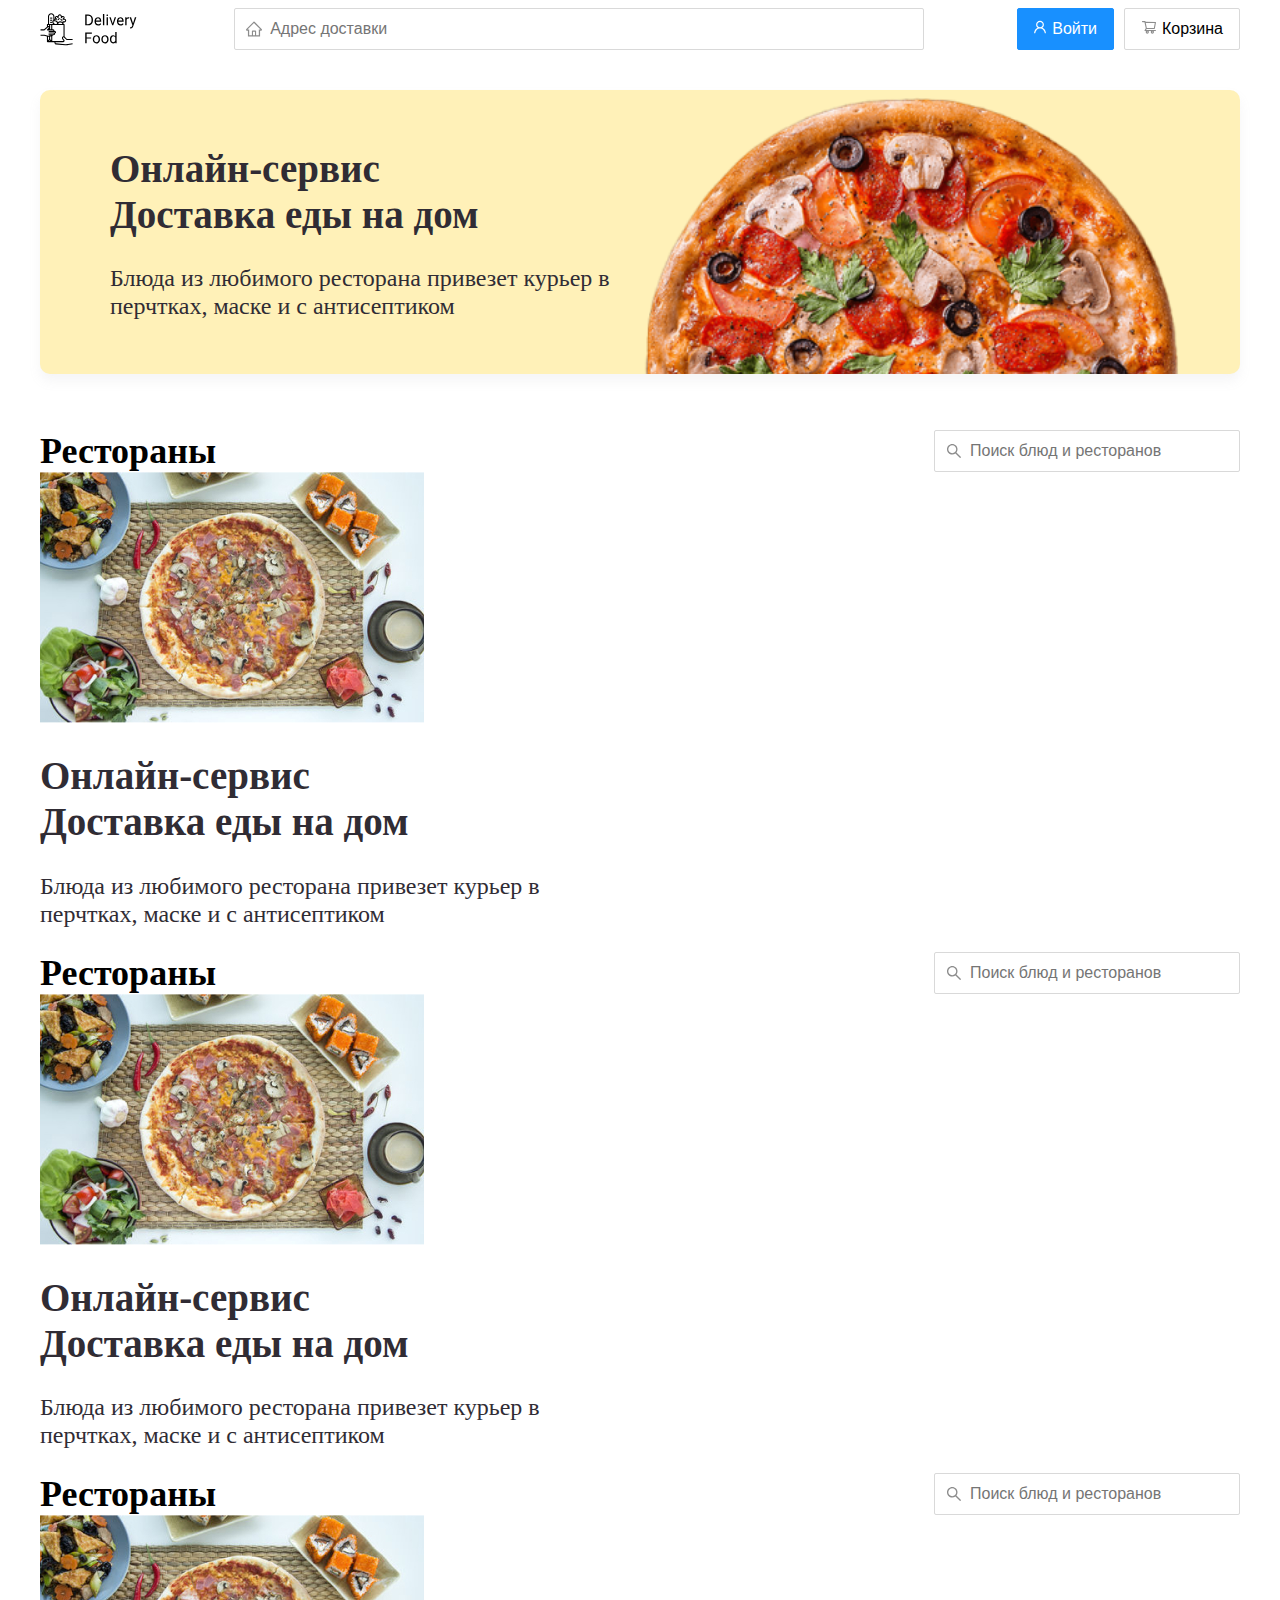
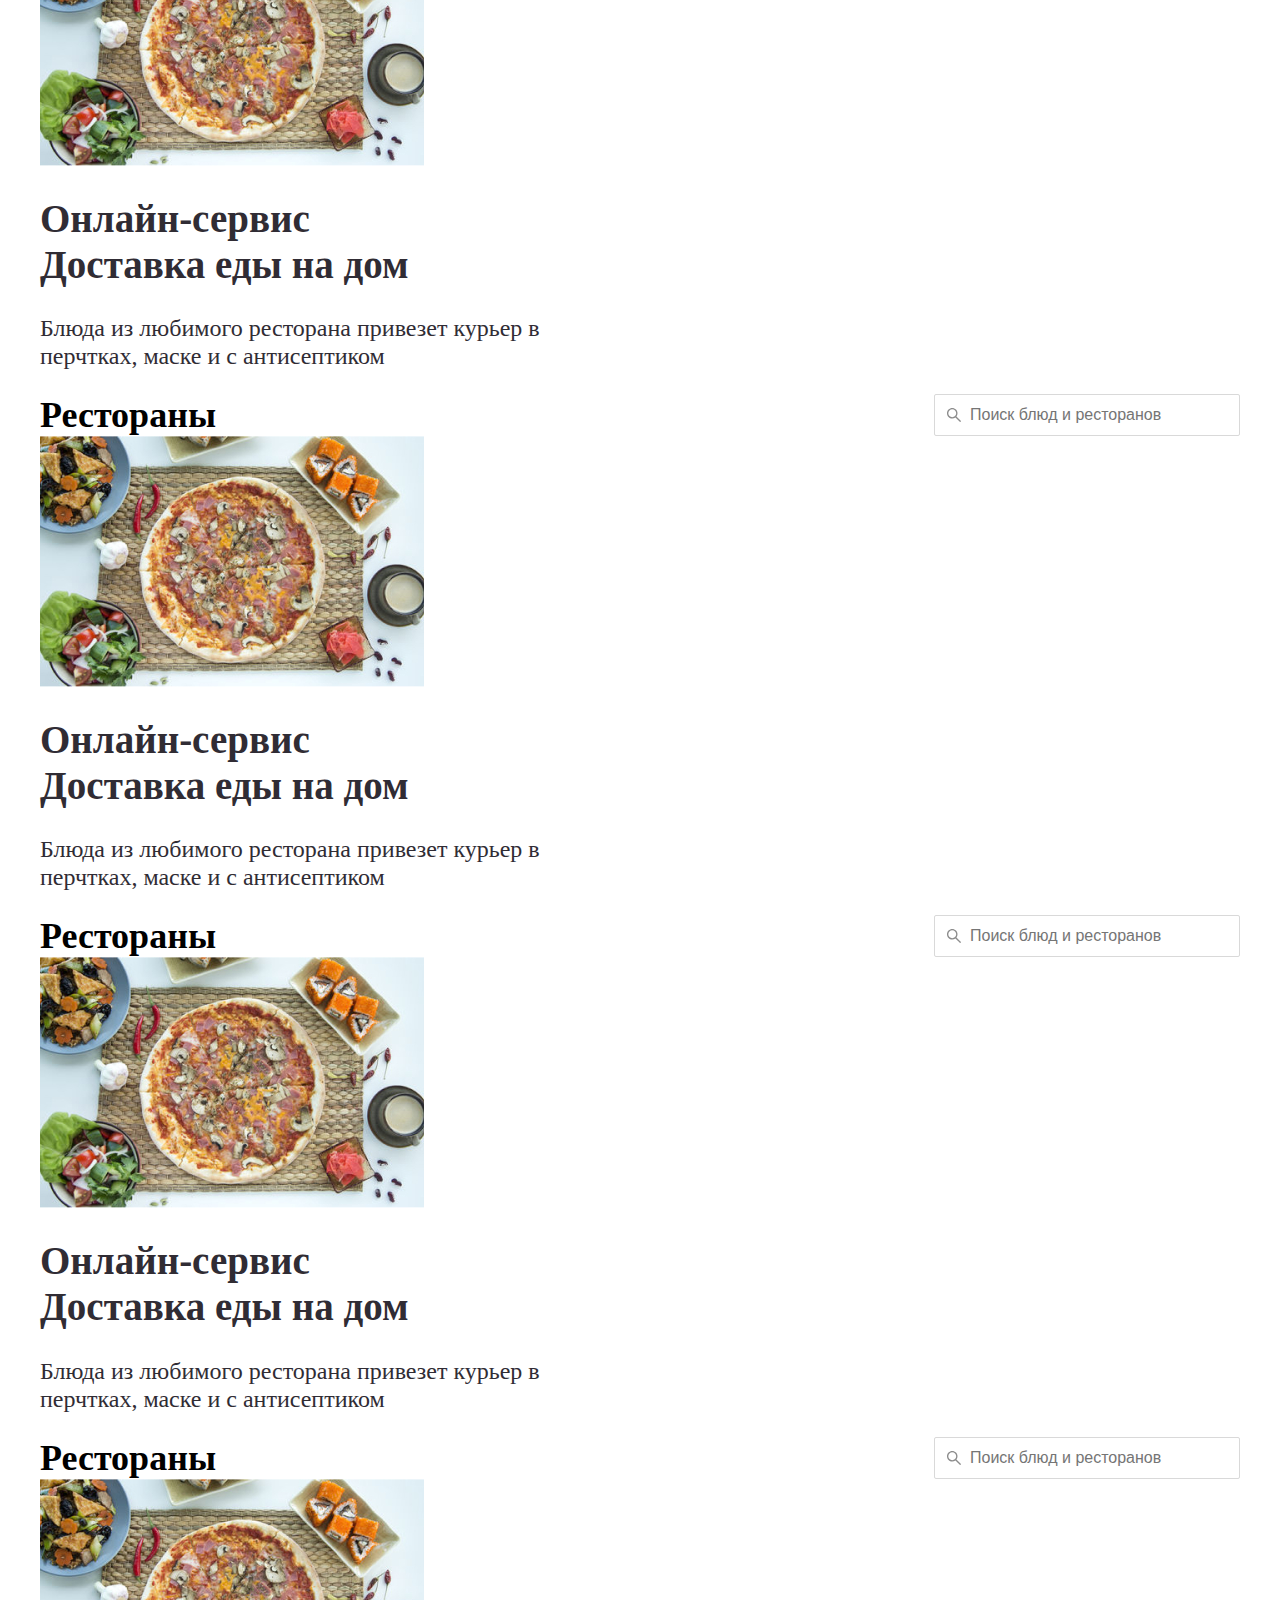
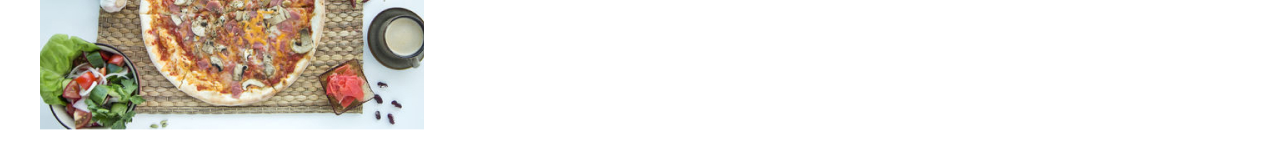
<file: html.html>
<!DOCTYPE html>
<html>
<head>
	<title>Delivery Food - доставка еды на дом</title>
	<link rel="stylesheet" type="text/css" href="css.css">
</head>
<body>
<div class="container">
	<header class="header">
	<img src="logo.svg" alt="Logo" class="logo">
	<input type="text" class="input input-address" placeholder="Адрес доставки">
	<div class="buttons">
		<button class="button button-primary"><img src="user.svg" alt="Изображение" class="button-icon"><span class="button-text">Войти</span></button>
		<button class="button"><img src="shopping.svg" alt="Изображение" class="button-icon"><span class="button-text">Корзина</span></button>
	</div>
</header>

<section class="promo">
	<h1 class="promo-title">Онлайн-сервис <br />Доставка еды на дом</h1> 
	<p class="promo-text">
		Блюда из любимого ресторана привезет курьер в перчтках, маске и с антисептиком
	</p>
</section>
 <section class="restaurants">
 	<div class="section-heading">
 		<h2 class="section-title">Рестораны</h2>
 		<input type="text" class="input input-search" placeholder="Поиск блюд и ресторанов"/>
 	</div>
 	<div class="cards">
 		<div class="card">
 		<img src="image.jpg" alt="image" class="card-image">
 		<div class="card-text">
 			<div class="card-heading">
 				
 			</div>
 			</div>
 		</div>
 	</div>
 		<h1 class="promo-title">Онлайн-сервис <br />Доставка еды на дом</h1> 
	<p class="promo-text">
		Блюда из любимого ресторана привезет курьер в перчтках, маске и с антисептиком
	</p>
</section>
 <section class="restaurants">
 	<div class="section-heading">
 		<h2 class="section-title">Рестораны</h2>
 		<input type="text" class="input input-search" placeholder="Поиск блюд и ресторанов"/>
 	</div>
 	<div class="cards">
 		<div class="card">
 		<img src="image.jpg" alt="image" class="card-image">
 		<div class="card-text">
 			<div class="card-heading">
 				
 			</div>
 			</div>
 		</div>
 	</div>
 		<h1 class="promo-title">Онлайн-сервис <br />Доставка еды на дом</h1> 
	<p class="promo-text">
		Блюда из любимого ресторана привезет курьер в перчтках, маске и с антисептиком
	</p>
</section>
 <section class="restaurants">
 	<div class="section-heading">
 		<h2 class="section-title">Рестораны</h2>
 		<input type="text" class="input input-search" placeholder="Поиск блюд и ресторанов"/>
 	</div>
 	<div class="cards">
 		<div class="card">
 		<img src="image.jpg" alt="image" class="card-image">
 		<div class="card-text">
 			<div class="card-heading">
 				
 			</div>
 			</div>
 		</div>
 	</div>
 		<h1 class="promo-title">Онлайн-сервис <br />Доставка еды на дом</h1> 
	<p class="promo-text">
		Блюда из любимого ресторана привезет курьер в перчтках, маске и с антисептиком
	</p>
</section>
 <section class="restaurants">
 	<div class="section-heading">
 		<h2 class="section-title">Рестораны</h2>
 		<input type="text" class="input input-search" placeholder="Поиск блюд и ресторанов"/>
 	</div>
 	<div class="cards">
 		<div class="card">
 		<img src="image.jpg" alt="image" class="card-image">
 		<div class="card-text">
 			<div class="card-heading">
 				
 			</div>
 			</div>
 		</div>
 	</div>
 		<h1 class="promo-title">Онлайн-сервис <br />Доставка еды на дом</h1> 
	<p class="promo-text">
		Блюда из любимого ресторана привезет курьер в перчтках, маске и с антисептиком
	</p>
</section>
 <section class="restaurants">
 	<div class="section-heading">
 		<h2 class="section-title">Рестораны</h2>
 		<input type="text" class="input input-search" placeholder="Поиск блюд и ресторанов"/>
 	</div>
 	<div class="cards">
 		<div class="card">
 		<img src="image.jpg" alt="image" class="card-image">
 		<div class="card-text">
 			<div class="card-heading">
 				
 			</div>
 			</div>
 		</div>
 	</div>
 		<h1 class="promo-title">Онлайн-сервис <br />Доставка еды на дом</h1> 
	<p class="promo-text">
		Блюда из любимого ресторана привезет курьер в перчтках, маске и с антисептиком
	</p>
</section>
 <section class="restaurants">
 	<div class="section-heading">
 		<h2 class="section-title">Рестораны</h2>
 		<input type="text" class="input input-search" placeholder="Поиск блюд и ресторанов"/>
 	</div>
 	<div class="cards">
 		<div class="card">
 		<img src="image.jpg" alt="image" class="card-image">
 		<div class="card-text">
 			<div class="card-heading">
 				
 			</div>
 			</div>
 		</div>
 	</div> 
 </section>
</div>
</body>
</html>
</file>
<file: css.css>
* {
	box-sizing: border-box;
}
.body{
	font-family: "Roboto", sans-serif;
	margin-top: 44px;
}
.container {
	max-width: 1200px;
	margin: auto;
}
.header {
	display: flex;
	align-items: center;
	justify-content: space-between;
	margin-bottom: 40px;
}
.input{
	background: #ffffff;
	border: 1px solid #d9d9d9;
	border-radius: 2px;
	font-size: 16px;
	line-height: 24px;
	padding: 8px;
	padding-left: 35px;
	background-repeat: no-repeat;
	background-position: left 11px center;
}
.input-address {
	width: 690px;
	background-image: url(home.svg);
}
.input-search{
	width: 306px;
background-image: url(lupa.svg);
}

.buttons {
	display: flex;
	align-items: center;
}
.button {
	padding: 8px 16px;
	background: #ffffff;
	border: 1px solid #d9d9d9;
	box-sizing: border-box;
	box-sizing: 0px 0px 2px rgba(0, 0, 0, 0,0015);
	border-radius: 2px;
	color: 5959595;
	font-size: 16px;
	line-height: 24px;
}
.button-primary {
	background: #1890ff;
	border: 1px solid #1890ff;
	color: #fff;
	margin-right: 10px;
}
.button-icon {
	margin-right: 6px;
}
.promo{
	box-shadow: 0px 7px 12px rgba(158, 158, 163, 0.1);
	background: #fff1b8 url(pizza.png) no-repeat top right -120px / 900px;
	border-radius: 10px;
	padding: 30px 70px;
	margin-bottom: 56px;
}
.promo-title{
	font-style: normal;
	font-weight: bold;
	font-size: 39px;
	line-height: 46px;
	color: #302C34;
}
.promo-text{
	font-style: normal;
	font-weight: normal;
	font-size: 24px;
	line-height: 28px;
	color: #302C34;
	max-width: 500px;
}
.section-heading{
	display: flex;
	align-items: center;
	justify-content: space-between;
}
.section-title{
	font-style: normal;
	font-weight: bold;
	font-size: 36px;
	line-height: 42px;
	color: #000000;
	margin: 0px;
}
</file>
